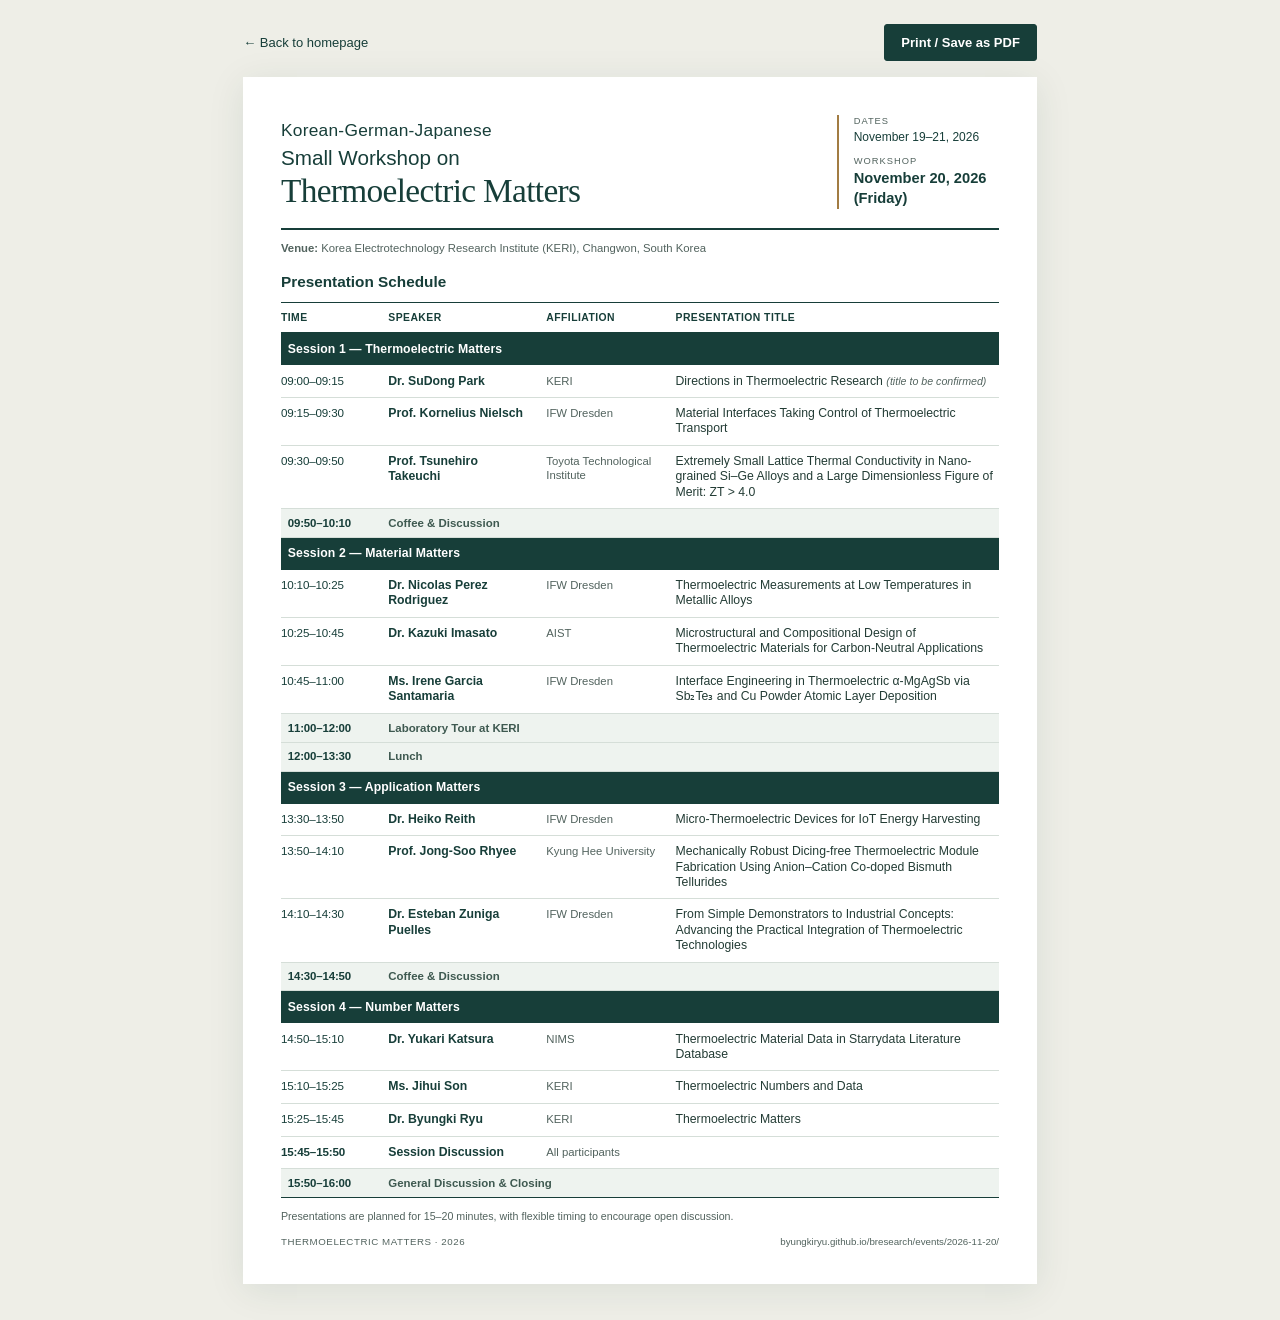
<file: src/events/2026-11-20/index.html>
<!doctype html>
<html lang="en">
<head>
  <meta charset="utf-8">
  <meta name="viewport" content="width=device-width, initial-scale=1">
  <meta name="theme-color" content="#173e39">
  <meta name="description" content="Presentation schedule for the Korean-German-Japanese Small Workshop on Thermoelectric Matters, November 20, 2026, at KERI in Changwon.">
  <title>Thermoelectric Matters · Workshop Program · November 20, 2026</title>
  <style>
    :root { --ink: #173e39; --muted: #52635e; --line: #d5ded8; --accent: #a27c43; --wash: #eef3ef; }
    * { box-sizing: border-box; }
    body { margin: 0; color: var(--ink); background: #eeeee7; font-family: Arial, Helvetica, sans-serif; -webkit-font-smoothing: antialiased; }
    a { color: inherit; }
    a:focus-visible, button:focus-visible { outline: 3px solid var(--accent); outline-offset: 4px; }
    .toolbar { width: min(210mm, calc(100% - 32px)); margin: 24px auto 16px; display: flex; align-items: center; justify-content: space-between; gap: 16px; font-size: 13px; }
    .back-link { text-decoration: none; }
    .back-link:hover { text-decoration: underline; }
    .print-button { appearance: none; border: 1px solid var(--ink); border-radius: 3px; padding: 10px 16px; color: white; background: var(--ink); font: inherit; font-weight: 600; cursor: pointer; }
    .print-button:hover { background: #28564d; }
    .paper { width: 210mm; max-width: calc(100% - 32px); margin: 0 auto 36px; padding: 10mm; background: white; box-shadow: 0 6px 35px #173e3918; }
    .masthead { display: grid; grid-template-columns: minmax(0, 1fr) 43mm; align-items: end; gap: 7mm; padding: 0 0 5mm; border-bottom: 2px solid var(--ink); }
    h1 { margin: 0; font-weight: 400; line-height: 1.12; }
    .countries { display: block; font-size: 13pt; letter-spacing: .015em; margin-bottom: 1.6mm; }
    .event-kind { display: block; font-size: 15.5pt; margin-bottom: .6mm; }
    .subject { display: block; font-family: Georgia, 'Times New Roman', serif; font-size: 25pt; letter-spacing: -.65px; }
    .event-meta { border-left: 2px solid var(--accent); padding-left: 4mm; font-size: 9pt; line-height: 1.35; }
    .event-meta p { margin: 0 0 2.5mm; }
    .event-meta p:last-child { margin-bottom: 0; }
    .meta-label { display: block; text-transform: uppercase; letter-spacing: 1px; color: var(--muted); font-size: 7pt; margin-bottom: .5mm; }
    .workshop-date { font-size: 11pt; font-weight: 700; }
    .section-heading { display: flex; align-items: center; justify-content: space-between; gap: 12px; margin: 4mm 0 2.8mm; }
    h2 { font-size: 11.5pt; line-height: 1.25; font-weight: 700; margin: 0; }
    h2 span { font-weight: 400; color: var(--muted); }
    .venue { margin: 3mm 0 0; color: var(--muted); font-size: 8.5pt; line-height: 1.4; }
    table { border-collapse: collapse; table-layout: fixed; width: 100%; font-size: 9.2pt; line-height: 1.25; }
    col.time { width: 14%; }
    col.speaker { width: 22%; }
    col.affiliation { width: 18%; }
    col.presentation { width: 46%; }
    th { padding: 2.2mm 1.8mm; text-align: left; font-size: 7.8pt; letter-spacing: .45px; text-transform: uppercase; border-top: 1px solid var(--ink); border-bottom: 1px solid var(--ink); font-weight: 700; }
    td { padding: 2.15mm 1.8mm; vertical-align: top; border-bottom: .6px solid var(--line); overflow-wrap: normal; }
    th:first-child, td:first-child { padding-left: 0; }
    th:last-child, td:last-child { padding-right: 0; }
    td.time { white-space: nowrap; font-size: 8.7pt; font-variant-numeric: tabular-nums; letter-spacing: -.15px; }
    td.speaker { font-weight: 600; }
    td.affiliation { font-size: 8.5pt; color: var(--muted); }
    td.title { color: #233c35; }
    .title-note { font-size: 8pt; font-weight: 400; color: var(--muted); white-space: nowrap; }
    .session-heading th { padding: 2.2mm 1.8mm; background: var(--ink); color: white; border: 0; text-transform: none; letter-spacing: .1px; font-size: 9.2pt; }
    .break td { padding-top: 1.8mm; padding-bottom: 1.8mm; background: var(--wash); font-size: 8.6pt; font-weight: 600; }
    .break td:first-child { padding-left: 1.8mm; }
    .break td:last-child { color: #3e5950; }
    .closing td { border-bottom: 1px solid var(--ink); }
    .closing td, .discussion .time { font-weight: 600; }
    .closing .speaker { font-size: 8.8pt; }
    .program-note { margin: 3mm 0 0; color: var(--muted); font-size: 8pt; line-height: 1.4; }
    .paper-footer { margin-top: 3mm; display: flex; justify-content: space-between; align-items: center; gap: 12px; font-size: 7.3pt; color: var(--muted); }
    .paper-footer span:first-child { letter-spacing: .55px; }
    .paper-footer a { text-decoration: none; }
    @media screen and (max-width: 720px) {
      .toolbar { margin-top: 16px; font-size: 12px; }
      .print-button { padding: 9px 11px; }
      .paper { padding: 22px 18px; }
      .masthead { display: block; }
      .countries { font-size: 12pt; }
      .event-kind { font-size: 14pt; }
      .subject { font-size: 25pt; }
      .event-meta { margin-top: 18px; display: flex; gap: 22px; }
      .event-meta p { margin: 0; }
      .section-heading { display: block; margin-top: 18px; }
      .venue { text-align: left; margin-top: 5px; }
      .schedule-scroll { overflow-x: auto; margin-top: 12px; }
      table { min-width: 680px; }
      .program-note { margin-top: 14px; }
      .paper-footer { align-items: flex-start; flex-direction: column; gap: 5px; margin-top: 15px; }
    }
    @page { size: A4 portrait; margin: 10mm; }
    @media print {
      html, body { width: auto; margin: 0; padding: 0; background: white; }
      body { -webkit-print-color-adjust: exact; print-color-adjust: exact; }
      .toolbar { display: none !important; }
      .paper { width: auto; max-width: none; margin: 0; padding: 0; box-shadow: none; }
      .schedule-scroll { overflow: visible; }
      table { min-width: 0; }
      td { padding-top: 1.2mm; padding-bottom: 1.2mm; }
      .session-heading th { padding-top: 1.5mm; padding-bottom: 1.5mm; }
      .session-heading { break-after: avoid; page-break-after: avoid; }
      thead { display: table-header-group; }
      tr, .masthead, .section-heading, .program-note, .paper-footer { break-inside: avoid; page-break-inside: avoid; }
      h2 { break-after: avoid; }
      a { text-decoration: none; }
    }
  </style>
</head>
<body>
  <nav class="toolbar" aria-label="Program actions">
    <a class="back-link" href="../../#news">← Back to homepage</a>
    <button class="print-button" type="button" id="print-program">Print / Save as PDF</button>
  </nav>
  <main class="paper">
    <header class="masthead">
      <h1><span class="countries">Korean-German-Japanese</span> <span class="event-kind">Small Workshop on</span> <span class="subject">Thermoelectric Matters</span></h1>
      <div class="event-meta">
        <p><span class="meta-label">Dates</span>November 19–21, 2026</p>
        <p><span class="meta-label">Workshop</span><strong class="workshop-date">November 20, 2026<br>(Friday)</strong></p>
      </div>
    </header>
    <p class="venue"><strong>Venue:</strong> Korea Electrotechnology Research Institute (KERI), Changwon, South Korea</p>
    <div class="section-heading">
      <h2>Presentation Schedule</h2>
    </div>
    <div class="schedule-scroll" role="region" aria-label="Workshop presentation schedule" tabindex="0">
      <table aria-label="Presentation schedule for November 20, 2026">
        <colgroup><col class="time"><col class="speaker"><col class="affiliation"><col class="presentation"></colgroup>
        <thead><tr><th scope="col">Time</th><th scope="col">Speaker</th><th scope="col">Affiliation</th><th scope="col">Presentation Title</th></tr></thead>
        <tbody aria-labelledby="session-1">
          <tr class="session-heading"><th id="session-1" scope="rowgroup" colspan="4">Session 1 — Thermoelectric Matters</th></tr>
          <tr class="talk"><td class="time">09:00–09:15</td><td class="speaker">Dr. SuDong Park</td><td class="affiliation">KERI</td><td class="title">Directions in Thermoelectric Research <em class="title-note">(title to be confirmed)</em></td></tr>
          <tr class="talk"><td class="time">09:15–09:30</td><td class="speaker">Prof. Kornelius Nielsch</td><td class="affiliation">IFW Dresden</td><td class="title">Material Interfaces Taking Control of Thermoelectric Transport</td></tr>
          <tr class="talk"><td class="time">09:30–09:50</td><td class="speaker">Prof. Tsunehiro Takeuchi</td><td class="affiliation">Toyota Technological Institute</td><td class="title">Extremely Small Lattice Thermal Conductivity in Nano-grained Si–Ge Alloys and a Large Dimensionless Figure of Merit: ZT &gt; 4.0</td></tr>
        </tbody>
        <tbody>
          <tr class="break"><td class="time">09:50–10:10</td><td colspan="3">Coffee &amp; Discussion</td></tr>
        </tbody>
        <tbody aria-labelledby="session-2">
          <tr class="session-heading"><th id="session-2" scope="rowgroup" colspan="4">Session 2 — Material Matters</th></tr>
          <tr class="talk"><td class="time">10:10–10:25</td><td class="speaker">Dr. Nicolas Perez Rodriguez</td><td class="affiliation">IFW Dresden</td><td class="title">Thermoelectric Measurements at Low Temperatures in Metallic Alloys</td></tr>
          <tr class="talk"><td class="time">10:25–10:45</td><td class="speaker">Dr. Kazuki Imasato</td><td class="affiliation">AIST</td><td class="title">Microstructural and Compositional Design of Thermoelectric Materials for Carbon-Neutral Applications</td></tr>
          <tr class="talk"><td class="time">10:45–11:00</td><td class="speaker">Ms. Irene Garcia Santamaria</td><td class="affiliation">IFW Dresden</td><td class="title">Interface Engineering in Thermoelectric α-MgAgSb via Sb₂Te₃ and Cu Powder Atomic Layer Deposition</td></tr>
        </tbody>
        <tbody>
          <tr class="break"><td class="time">11:00–12:00</td><td colspan="3">Laboratory Tour at KERI</td></tr>
          <tr class="break"><td class="time">12:00–13:30</td><td colspan="3">Lunch</td></tr>
        </tbody>
        <tbody aria-labelledby="session-3">
          <tr class="session-heading"><th id="session-3" scope="rowgroup" colspan="4">Session 3 — Application Matters</th></tr>
          <tr class="talk"><td class="time">13:30–13:50</td><td class="speaker">Dr. Heiko Reith</td><td class="affiliation">IFW Dresden</td><td class="title">Micro-Thermoelectric Devices for IoT Energy Harvesting</td></tr>
          <tr class="talk"><td class="time">13:50–14:10</td><td class="speaker">Prof. Jong-Soo Rhyee</td><td class="affiliation">Kyung Hee University</td><td class="title">Mechanically Robust Dicing-free Thermoelectric Module Fabrication Using Anion–Cation Co-doped Bismuth Tellurides</td></tr>
          <tr class="talk"><td class="time">14:10–14:30</td><td class="speaker">Dr. Esteban Zuniga Puelles</td><td class="affiliation">IFW Dresden</td><td class="title">From Simple Demonstrators to Industrial Concepts: Advancing the Practical Integration of Thermoelectric Technologies</td></tr>
        </tbody>
        <tbody>
          <tr class="break"><td class="time">14:30–14:50</td><td colspan="3">Coffee &amp; Discussion</td></tr>
        </tbody>
        <tbody aria-labelledby="session-4">
          <tr class="session-heading"><th id="session-4" scope="rowgroup" colspan="4">Session 4 — Number Matters</th></tr>
          <tr class="talk"><td class="time">14:50–15:10</td><td class="speaker">Dr. Yukari Katsura</td><td class="affiliation">NIMS</td><td class="title">Thermoelectric Material Data in Starrydata Literature Database</td></tr>
          <tr class="talk"><td class="time">15:10–15:25</td><td class="speaker">Ms. Jihui Son</td><td class="affiliation">KERI</td><td class="title">Thermoelectric Numbers and Data</td></tr>
          <tr class="talk"><td class="time">15:25–15:45</td><td class="speaker">Dr. Byungki Ryu</td><td class="affiliation">KERI</td><td class="title">Thermoelectric Matters</td></tr>
          <tr class="discussion"><td class="time">15:45–15:50</td><td class="speaker">Session Discussion</td><td class="affiliation">All participants</td><td class="title"></td></tr>
        </tbody>
        <tbody>
          <tr class="break closing"><td class="time">15:50–16:00</td><td colspan="3">General Discussion &amp; Closing</td></tr>
        </tbody>
      </table>
    </div>
    <p class="program-note">Presentations are planned for 15–20 minutes, with flexible timing to encourage open discussion.</p>
    <footer class="paper-footer"><span>THERMOELECTRIC MATTERS · 2026</span><a href="https://byungkiryu.github.io/bresearch/events/2026-11-20/">byungkiryu.github.io/bresearch/events/2026-11-20/</a></footer>
  </main>
  <script>document.getElementById('print-program').addEventListener('click', function () { window.print(); });</script>
</body>
</html>
</file>
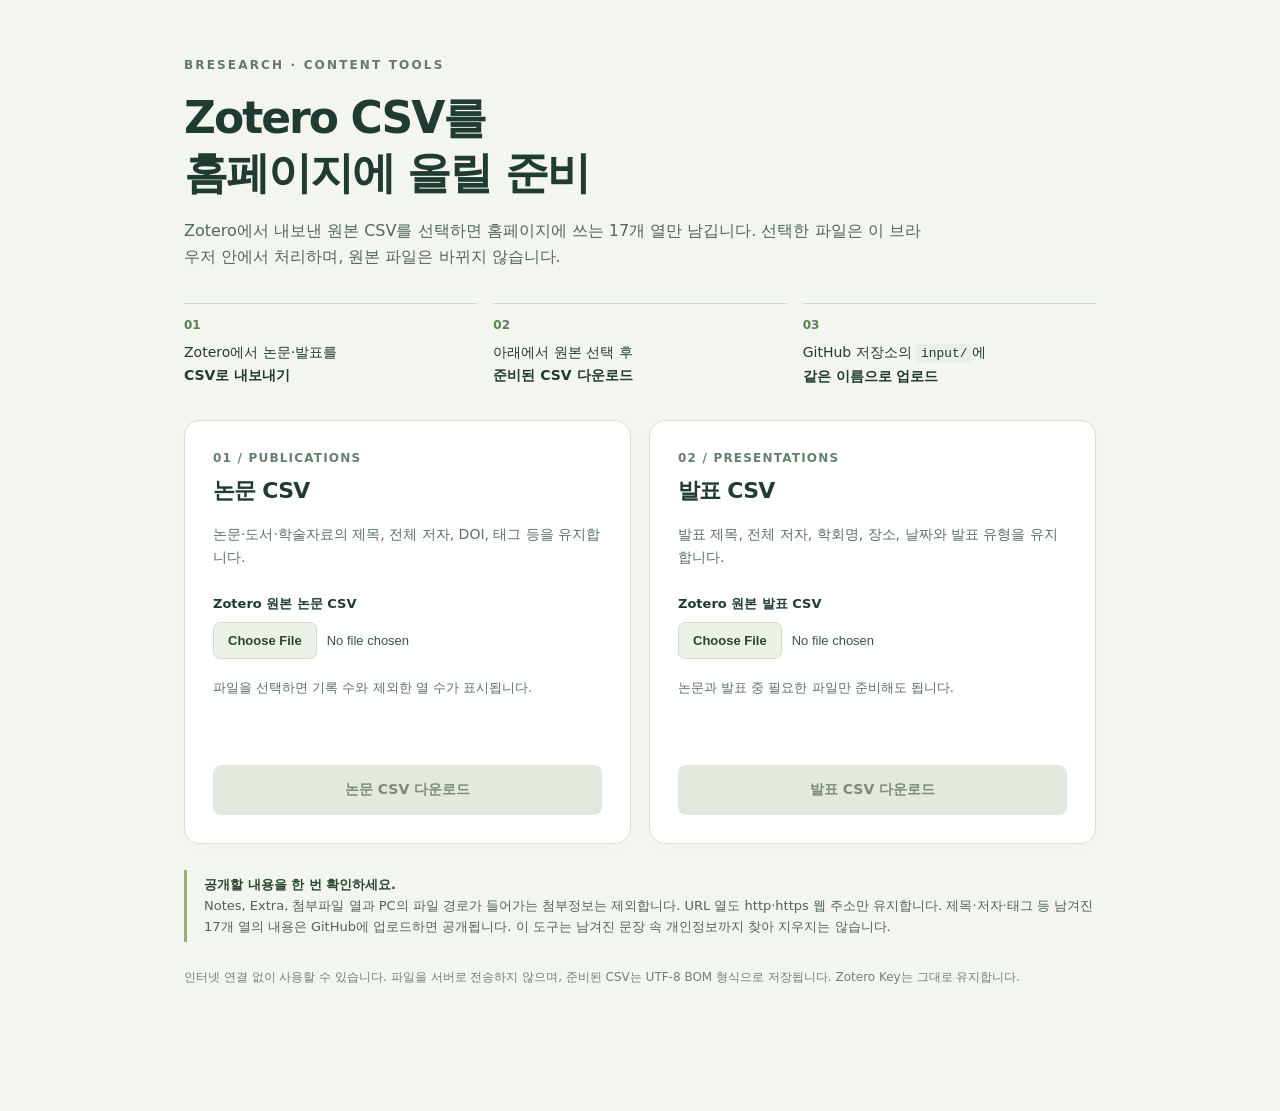
<file: tools/prepare-zotero.html>
<!doctype html>
<html lang="ko">
<head>
  <meta charset="utf-8">
  <meta name="viewport" content="width=device-width, initial-scale=1">
  <meta name="color-scheme" content="light">
  <title>Zotero CSV 준비 · bresearch</title>
  <style>
    :root{font-family:system-ui,-apple-system,"Segoe UI",sans-serif;color:#203b32;background:#f3f5ef;line-height:1.65;font-size:16px}*{box-sizing:border-box}body{margin:0}main{max-width:960px;margin:56px auto;padding:0 24px 56px}.brand{font-size:12px;font-weight:750;letter-spacing:.18em;text-transform:uppercase;color:#647b69}h1{font-size:clamp(30px,5vw,44px);line-height:1.25;letter-spacing:-.045em;margin:14px 0 18px}h2{font-size:22px;margin:4px 0 10px;letter-spacing:-.035em}.intro{max-width:740px;color:#51685d}.steps{display:grid;grid-template-columns:repeat(3,1fr);gap:16px;padding:0;margin:32px 0;list-style:none;counter-reset:step}.steps li{border-top:1px solid #cdd7ca;padding-top:12px;font-size:14px}.steps li:before{counter-increment:step;content:"0" counter(step);display:block;color:#588253;font-weight:700;font-size:12px;margin-bottom:6px}.cards{display:grid;grid-template-columns:repeat(2,1fr);gap:18px}.card{background:#fff;border:1px solid #d8e1d5;border-radius:16px;padding:28px;box-shadow:0 4px 16px #223f2a04}.eyebrow{font-size:12px;color:#66816b;letter-spacing:.1em;font-weight:700}.card p{font-size:14px;color:#5d7165}.file-label{display:block;font-size:13px;font-weight:650;margin:24px 0 8px}input[type=file]{width:100%;font-size:13px;color:#3c5448}input::file-selector-button{background:#edf2e9;border:1px solid #d1ddca;padding:10px 14px;border-radius:7px;color:#284831;font:inherit;font-weight:650;cursor:pointer;margin-right:10px}.status{min-height:76px;margin:18px 0 12px!important;font-size:13px!important;white-space:pre-line;overflow-wrap:anywhere}.status.error{color:#a43a2e}.download{display:block;width:100%;border:0;background:#285b3d;color:white;border-radius:8px;padding:13px 18px;font:inherit;font-size:14px;font-weight:700;cursor:pointer}.download:disabled{background:#e3e9df;color:#7c8a7d;cursor:not-allowed}.download:not(:disabled):hover{background:#1b462d}:focus-visible{outline:3px solid #b2ce66;outline-offset:3px}.note{border-left:3px solid #98ad78;margin-top:26px;padding:4px 0 4px 17px;color:#506552;font-size:13px}.note strong{color:#284831}.foot{font-size:12px;color:#708374;margin-top:26px}code{font-family:ui-monospace,SFMono-Regular,Consolas,monospace;background:#eaf0e5;border-radius:4px;padding:2px 5px;font-size:.92em}@media(max-width:640px){main{margin:32px auto;padding:0 18px 36px}.cards{grid-template-columns:1fr}.card{padding:22px}.steps{gap:10px}.steps li{font-size:12px}}
  </style>
</head>
<body>
<main>
  <div class="brand">bresearch · content tools</div>
  <h1>Zotero CSV를<br>홈페이지에 올릴 준비</h1>
  <p class="intro">Zotero에서 내보낸 원본 CSV를 선택하면 홈페이지에 쓰는 17개 열만 남깁니다. 선택한 파일은 이 브라우저 안에서 처리하며, 원본 파일은 바뀌지 않습니다.</p>
  <ol class="steps">
    <li>Zotero에서 논문·발표를<br><strong>CSV로 내보내기</strong></li>
    <li>아래에서 원본 선택 후<br><strong>준비된 CSV 다운로드</strong></li>
    <li>GitHub 저장소의 <code>input/</code>에<br><strong>같은 이름으로 업로드</strong></li>
  </ol>
  <div class="cards">
    <section class="card" aria-labelledby="papers-title">
      <div class="eyebrow">01 / PUBLICATIONS</div>
      <h2 id="papers-title">논문 CSV</h2>
      <p>논문·도서·학술자료의 제목, 전체 저자, DOI, 태그 등을 유지합니다.</p>
      <label class="file-label" for="papers">Zotero 원본 논문 CSV</label>
      <input id="papers" type="file" accept=".csv,text/csv">
      <p id="papers-status" class="status" role="status" aria-live="polite">파일을 선택하면 기록 수와 제외한 열 수가 표시됩니다.</p>
      <button id="papers-download" class="download" disabled>논문 CSV 다운로드</button>
    </section>
    <section class="card" aria-labelledby="talks-title">
      <div class="eyebrow">02 / PRESENTATIONS</div>
      <h2 id="talks-title">발표 CSV</h2>
      <p>발표 제목, 전체 저자, 학회명, 장소, 날짜와 발표 유형을 유지합니다.</p>
      <label class="file-label" for="talks">Zotero 원본 발표 CSV</label>
      <input id="talks" type="file" accept=".csv,text/csv">
      <p id="talks-status" class="status" role="status" aria-live="polite">논문과 발표 중 필요한 파일만 준비해도 됩니다.</p>
      <button id="talks-download" class="download" disabled>발표 CSV 다운로드</button>
    </section>
  </div>
  <div class="note"><strong>공개할 내용을 한 번 확인하세요.</strong><br>Notes, Extra, 첨부파일 열과 PC의 파일 경로가 들어가는 첨부정보는 제외합니다. URL 열도 http·https 웹 주소만 유지합니다. 제목·저자·태그 등 남겨진 17개 열의 내용은 GitHub에 업로드하면 공개됩니다. 이 도구는 남겨진 문장 속 개인정보까지 찾아 지우지는 않습니다.</div>
  <p class="foot">인터넷 연결 없이 사용할 수 있습니다. 파일을 서버로 전송하지 않으며, 준비된 CSV는 UTF-8 BOM 형식으로 저장됩니다. Zotero Key는 그대로 유지합니다.</p>
</main>
<script>
"use strict";
const FIELDS = ["Key", "Item Type", "Publication Year", "Author", "Title", "Date", "Publication Title", "DOI", "Url", "Pages", "Manual Tags", "Automatic Tags", "Meeting Name", "Place", "Type", "Volume", "Issue"];
const REQUIRED = {
  publication: ["Key", "Item Type", "Publication Year", "Author", "Title", "Date", "Publication Title", "DOI"],
  presentation: ["Key", "Item Type", "Publication Year", "Author", "Title", "Date", "Meeting Name", "Place", "Type"]
};
const PUBLICATION_TYPES = new Set(["journalArticle", "conferencePaper", "thesis", "dataset", "book", "bookSection", "report", "preprint", "magazineArticle", "newspaperArticle"]);
const OUTPUT_NAMES = {publication: "zotero-publications.csv", presentation: "zotero-presentations.csv"};

function parseCsv(source) {
  const text = source.replace(/^\uFEFF/, "");
  const rows = [];
  let row = [], cell = "", state = "start", line = 1;
  function endCell() { row.push(cell); cell = ""; state = "start"; }
  function endRow() { endCell(); rows.push(row); row = []; }
  for (let i = 0; i < text.length; i++) {
    const c = text[i];
    if (state === "quoted") {
      if (c === '"') {
        if (text[i + 1] === '"') { cell += '"'; i++; }
        else state = "closed";
      } else { cell += c; if (c === "\n") line++; }
      continue;
    }
    if (c === ",") { endCell(); continue; }
    if (c === "\n" || c === "\r") {
      endRow();
      if (c === "\r" && text[i + 1] === "\n") i++;
      line++;
      continue;
    }
    if (state === "closed") throw new Error(`CSV ${line}행의 닫는 따옴표 뒤에 잘못된 문자가 있습니다.`);
    if (state === "start" && c === '"') state = "quoted";
    else { cell += c; state = "plain"; }
  }
  if (state === "quoted") throw new Error("CSV의 따옴표가 닫히지 않았습니다.");
  if (state !== "start" || cell || row.length) endRow();
  return rows;
}

function publicUrl(value) {
  if (!value.trim()) return value;
  try {
    // Require a literal web URL. Relative paths and local-file URLs are excluded.
    if (!/^https?:\/\//i.test(value.trim()) || /^https?:\/\/[^/?#]*@/i.test(value.trim())) return "";
    const url = new URL(value.trim());
    if (["http:", "https:"].includes(url.protocol) && url.hostname && !url.username && !url.password) return value;
  } catch (_) { /* An invalid URL is omitted. */ }
  return "";
}

function csvCell(value) {
  return /[",\r\n]/.test(value) ? '"' + value.replace(/"/g, '""') + '"' : value;
}

function prepareCsv(text, kind) {
  if (!REQUIRED[kind]) throw new Error("파일 종류를 확인하세요.");
  const records = parseCsv(text);
  if (!records.length) throw new Error("CSV 파일이 비어 있습니다.");
  const headers = records.shift();
  if (new Set(headers).size !== headers.length) throw new Error("CSV 헤더에 중복된 열 이름이 있습니다.");
  const missing = REQUIRED[kind].filter(key => !headers.includes(key)).sort();
  if (missing.length) throw new Error("필수 열이 없습니다: " + missing.join(", "));
  const indexes = FIELDS.map(key => headers.indexOf(key));
  const keyIndex = headers.indexOf("Key"), typeIndex = headers.indexOf("Item Type");
  const output = [], removedColumns = headers.filter(key => !FIELDS.includes(key));
  let omittedUrls = 0;
  for (let i = 0; i < records.length; i++) {
    const row = records[i];
    if (row.every(value => value === "")) continue;
    if (row.length !== headers.length) throw new Error(`CSV ${i + 2}번째 기록의 열 개수가 헤더와 다릅니다.`);
    if (!/^[A-Z0-9]{8}$/.test(row[keyIndex].trim())) throw new Error(`CSV ${i + 2}번째 기록의 Zotero Key를 확인하세요.`);
    const type = row[typeIndex].trim();
    if (kind === "publication" ? !PUBLICATION_TYPES.has(type) : type !== "presentation") throw new Error(`CSV ${i + 2}번째 기록의 Item Type이 선택한 파일 종류와 다릅니다.`);
    const cells = indexes.map(index => index < 0 ? "" : row[index]);
    const urlIndex = FIELDS.indexOf("Url"), originalUrl = cells[urlIndex];
    cells[urlIndex] = publicUrl(originalUrl);
    if (originalUrl && !cells[urlIndex]) omittedUrls++;
    output.push(cells);
  }
  if (!output.length) throw new Error("CSV에 기록이 없습니다.");
  const csv = "\uFEFF" + [FIELDS, ...output].map(row => row.map(csvCell).join(",")).join("\r\n") + "\r\n";
  return {csv, records: output.length, removedColumns, omittedUrls};
}

if (typeof document !== "undefined") {
  for (const [id, kind] of [["papers", "publication"], ["talks", "presentation"]]) {
    const input = document.getElementById(id), status = document.getElementById(id + "-status"), button = document.getElementById(id + "-download");
    let prepared = null, sequence = 0;
    input.addEventListener("change", async () => {
      const current = ++sequence;
      prepared = null; button.disabled = true; status.classList.remove("error");
      const file = input.files[0];
      if (!file) { status.textContent = "원본 CSV 파일을 선택하세요."; return; }
      status.textContent = "파일을 확인하고 있습니다…";
      try {
        const bytes = await file.arrayBuffer();
        const text = new TextDecoder("utf-8", {fatal: true}).decode(bytes);
        const result = prepareCsv(text, kind);
        if (current !== sequence) return;
        prepared = result.csv; button.disabled = false;
        status.textContent = `${result.records}개 기록 · 17개 열 유지 · ${result.removedColumns.length}개 열 제외\n저장 이름: ${OUTPUT_NAMES[kind]}` + (result.omittedUrls ? `\n웹 주소가 아닌 URL ${result.omittedUrls}개 제외` : "");
      } catch (error) {
        if (current !== sequence) return;
        status.classList.add("error");
        status.textContent = error instanceof TypeError ? "UTF-8 CSV로 읽을 수 없습니다. Zotero에서 CSV로 다시 내보내 주세요." : error.message;
      }
    });
    button.addEventListener("click", () => {
      if (!prepared) return;
      const url = URL.createObjectURL(new Blob([prepared], {type: "text/csv;charset=utf-8"}));
      const link = document.createElement("a");
      link.href = url; link.download = OUTPUT_NAMES[kind];
      document.body.appendChild(link); link.click(); link.remove();
      setTimeout(() => URL.revokeObjectURL(url), 1000);
    });
  }
}
if (typeof module !== "undefined") module.exports = {FIELDS, parseCsv, prepareCsv, publicUrl};
</script>
</body>
</html>
</file>
